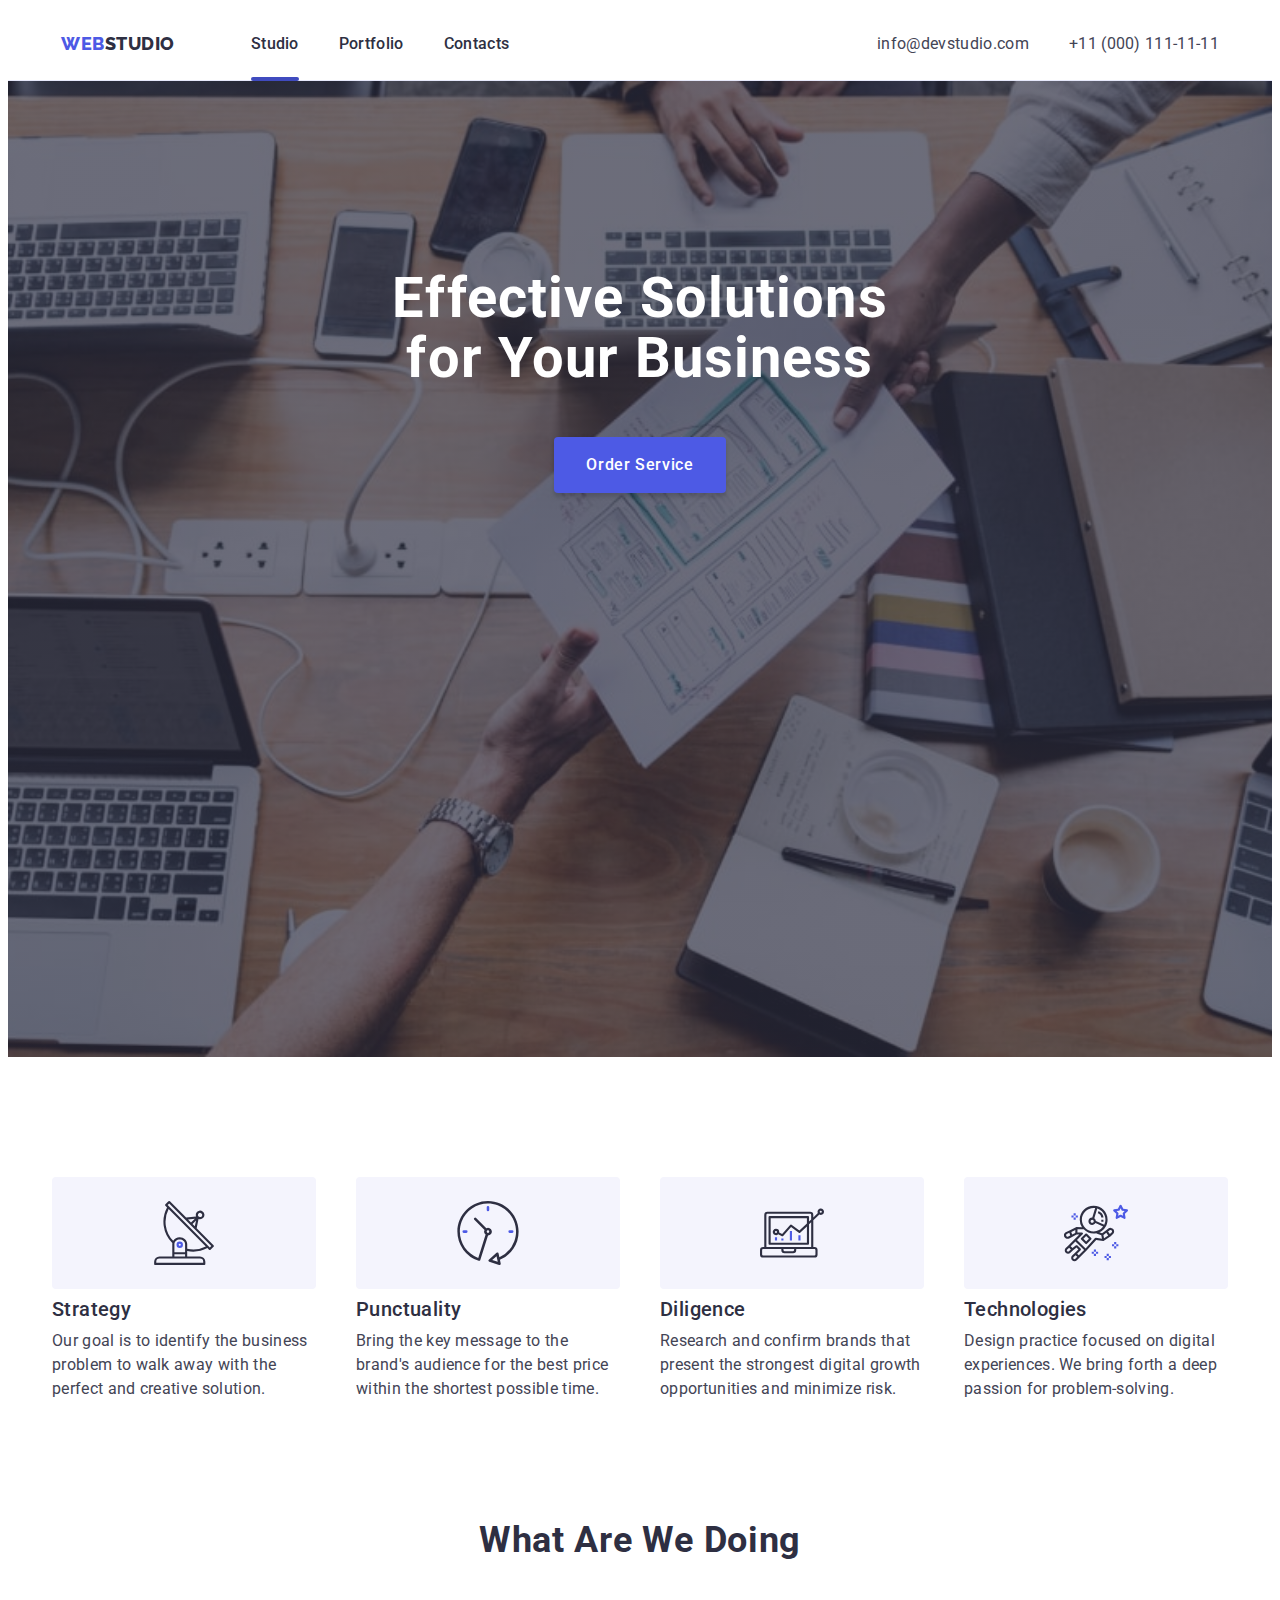
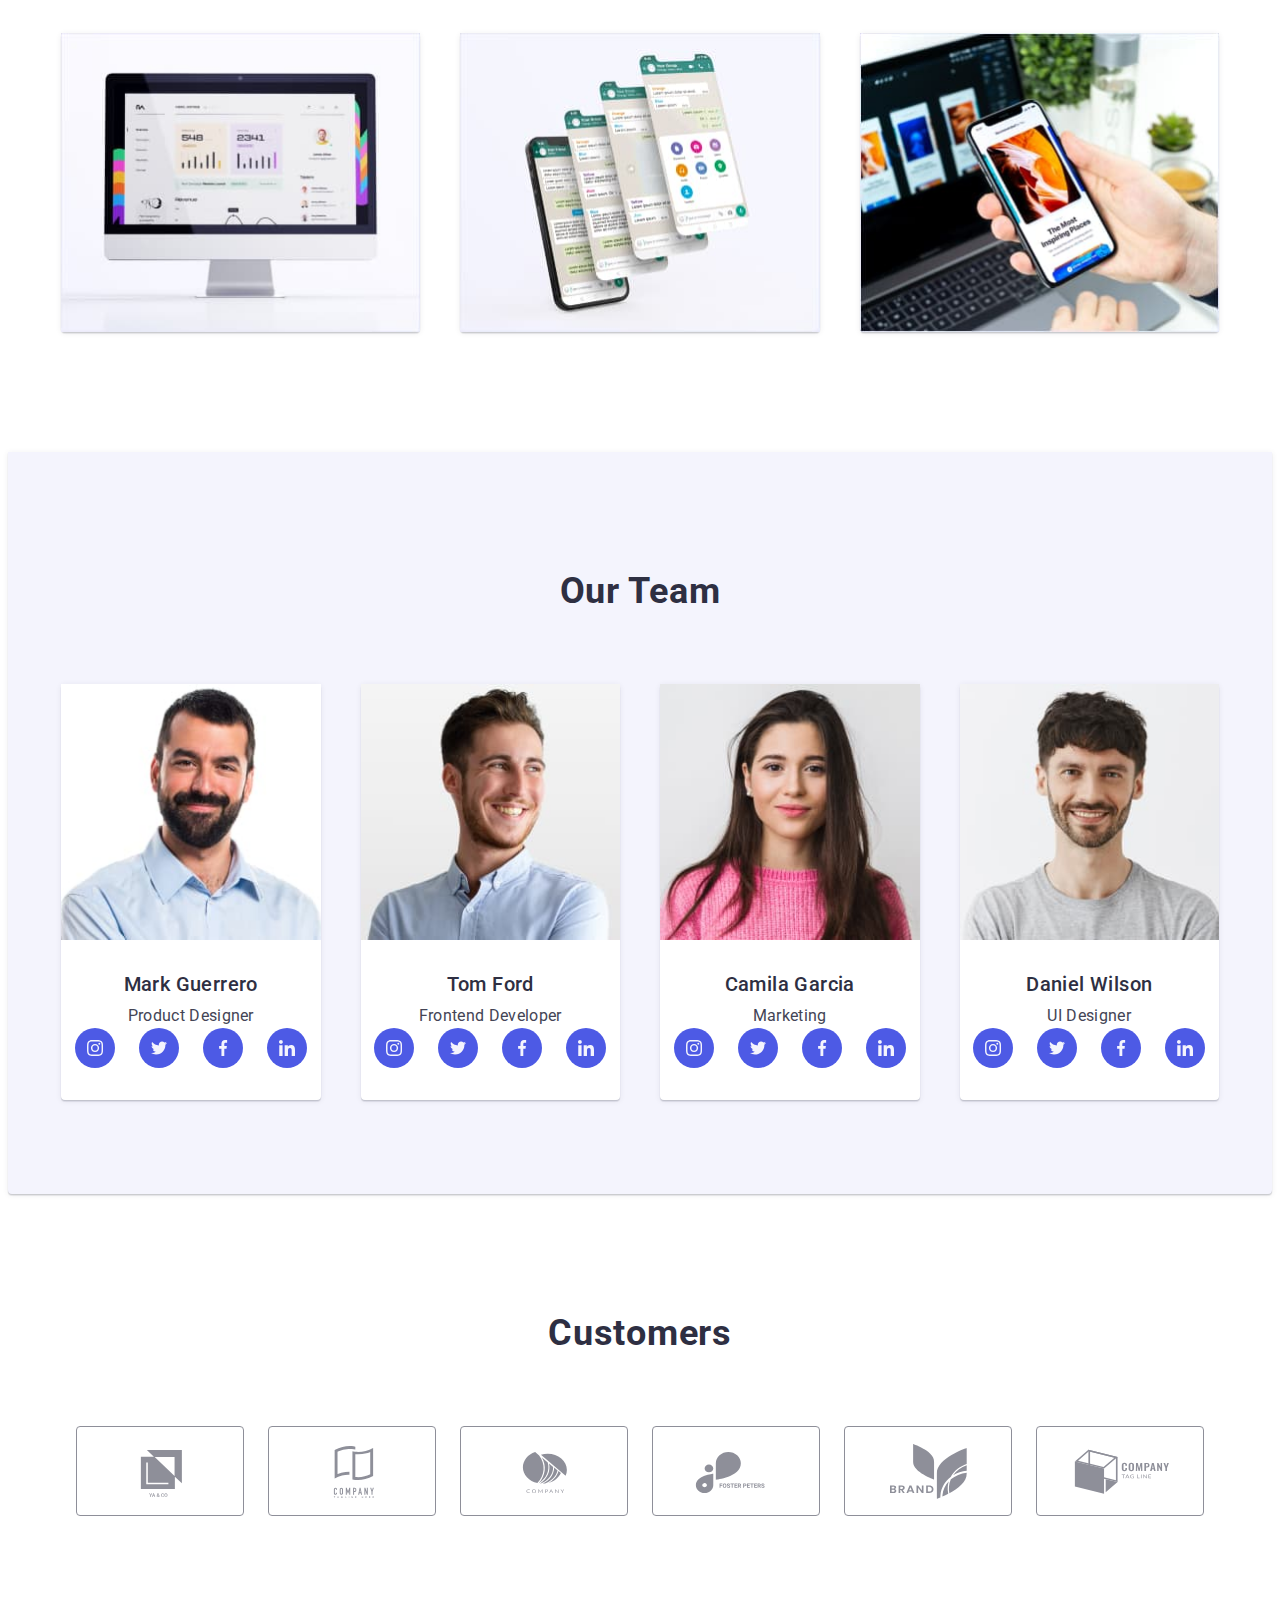
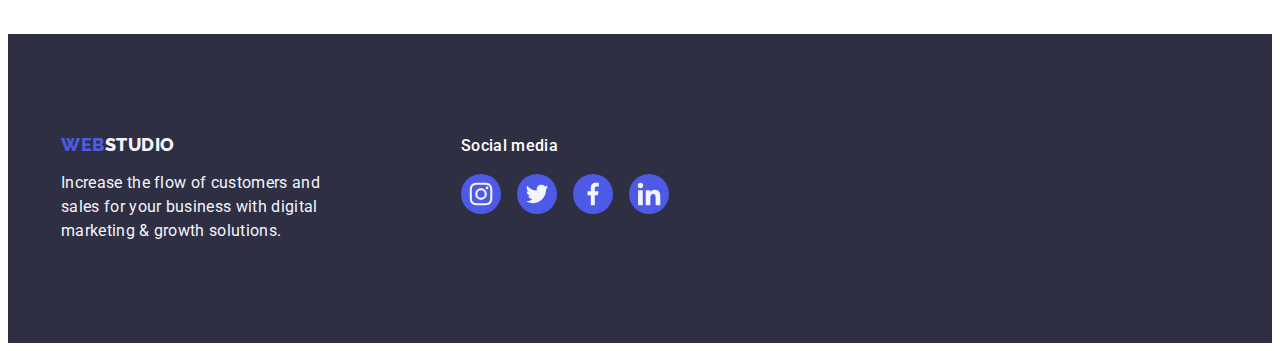
<file: index.html>
<!DOCTYPE html>
<html lang="en">
<head>
    <meta charset="UTF-8"/>
    <meta http-equiv="X-UA-Compatible" content="IE=edge"/>
    <meta name="viewport" content="width=, initial-scale=1.0"/>
    <title>WebStudio</title>
    <link rel="preconnect" href="https://fonts.googleapis.com"/>
    <link rel="preconnect" href="https://fonts.gstatic.com" crossorigin/>
    <link href="https://fonts.googleapis.com/css2?family=Raleway:wght@800&family=Roboto:wght@400;500;700&display=swap" rel="stylesheet"
    />
    <link 
    rel="stylesheet" 
    href="https://cdnjs.cloudflare.com/ajax/libs/modern-normalize/1.1.0/modern-normalize.min.css" 
    integrity="sha512-wpPYUAdjBVSE4KJnH1VR1HeZfpl1ub8YT/NKx4PuQ5NmX2tKuGu6U/JRp5y+Y8XG2tV+wKQpNHVUX03MfMFn9Q==" 
    crossorigin="anonymous" 
    referrerpolicy="no-referrer" />

    <link rel="stylesheet" href="./css/styles.css"/>
</head>
<body>
    <header class="header">
        <div class="container header-container">
            <nav class="header-navigation">
                <a href="./portfolio.html" class="header-logo link">Web<span class="studio-color">Studio</span></a>
                    <ul class="header-list list">
                    <li class="header-item">
                        <a class="header-link link current" href="./index.html">Studio</a>
                    </li>
                    <li class="header-item">
                        <a class="header-link link" href="./portfolio.html">Portfolio</a>
                    </li>
                    <li class="header-item">
                        <a class="header-link link" href="">Contacts</a>
                    </li>
                </ul> 
            </nav>
            <address class="header-address">
                <ul class="header-address-list list">
                    <li class="header-address-item link">
                        <a class="header-address-link link" href="mailto:info@devstudio.com">info@devstudio.com</a>
                    </li>
                    <li class="header-address-item link">
                        <a class="header-address-link link" href="tel:+110001111111">+11 (000) 111-11-11</a>
                    </li>
                </ul>
            </address>
        </div>
    </header>
<main>
    <!-- Effective -->
            <section class="main-hero">
                <div class="container first-section">
                    <h1 class="main-title">Effective Solutions for Your Business</h1>
                    <button type="button" class="modal-btn" data-modal-open>Order Service</button>
                </div>
                </section>
            <!--Second section-->
    <section class="hero">
        <div class="container">
            <h2 class="visually-hidden"></h2>
            <div class="hero-section">
                <ul class="list">
                        <li class="hero-link link">
                            <div class="hero-img">
                                <svg class="hero-img-icon" width="64" height="64">
                                <use href="./images/icons2.svg#icon-antenna-1"></use>
                                </svg>
                            </div>
            <h3 class="hero-title">Strategy</h3>
            <p class="hero-text">Our goal is to identify the business problem to walk away with the perfect and creative solution. </p>
                        </li>
                        <li class="hero-link link">
                            <div class="hero-img">
                                <svg class="hero-img-icon" width="64" height="64">
                                <use href="./images/icons2.svg#icon-clock-1-1"></use>
                                </svg>
                            </div>
            <h3 class="hero-title">Punctuality</h3>
            <p class="hero-text">Bring the key message to the brand's audience for the best price within the shortest possible time.</p>
                        </li>
                        <li class="hero-link link">
                            <div class="hero-img">
                                <svg class="hero-img-icon" width="64" height="64">
                                <use href="./images/icons2.svg#icon-diagram-1"></use>
                                </svg>
                            </div>
            <h3 class="hero-title">Diligence</h3>
            <p class="hero-text">Research and confirm brands that present the strongest digital growth opportunities and minimize risk.</p>
                        </li>
                        <li class="hero-link link">
                            <div class="hero-img">
                                <svg class="hero-img-icon" width="64" height="64">
                                <use href="./images/icons2.svg#icon-astronaut-1"></use>
                                </svg>
                            </div>
            <h3 class="hero-title">Technologies</h3>
            <p class="hero-text">Design practice focused on digital experiences. We bring forth a deep passion for problem-solving.</p>
                        </li>
                    </ul>
                </div>
                
            </div>
        </section>
    <!-- What are we doing -->
    <section class="section-second">
        <div class="container">
        <h2 class="section-second-title">What are we doing</h2>
        <ul class="section-first-list list ">
            <li class="section-link">
                <img src="./images/img1_section3.jpg" alt="monitor" width="360" height="300">
            </li>
            <li class="section-link">
                <img src="./images/img2_section3.jpg" alt="four phones" width="360" height="300">
            </li>
            <li class="section-link">
                <img src="./images/img3_section3.jpg" alt="phone" width="360" height="300"> 
            </li>
        </ul>
        </div>
            </section>
    <!-- Our Team -->
    <section class="section-three">
        <div class="container">
            <h2 class="section-title">Our Team</h2>
            <ul class="section-list list">
                <li class="section-link">
                    <img src="./images/img1_section4.jpg" alt="man is designer" width="264" height="286">
                     <div class="section-menu"> 
                        <h3 class="section-three-title">Mark Guerrero</h3>
                        <p class="section-three-text">Product Designer</p>
                        <ul class="section-soc-list list">
                            <li class="section-soc-link">
                                <a class="section-image-link link" href>
                                    <svg class="section-soc-icon" widht="16" height="16">
                                        <use href="./images/icons.svg#icon-instagram-2"></use>
                                    </svg>
                                </a>
                            </li>
                            <li class="section-soc-link">
                                <a class="section-image-link link" href>
                                    <svg class="section-soc-icon" widht="16" height="16">
                                        <use href="./images/icons.svg#icon-twitter-1"></use>
                                    </svg>
                                </a>
                            </li>
                            <li class="section-soc-link">
                                <a class="section-image-link link" href>
                                    <svg class="section-soc-icon" widht="16" height="16">
                                        <use href="./images/icons.svg#icon-facebook-1"></use>
                                    </svg>
                                </a>
                            </li>
                            <li class="section-soc-link">
                                <a class="section-image-link link" href>
                                    <svg class="section-soc-icon" widht="16" height="16">
                                        <use href="./images/icons.svg#icon-linkedin-1"></use>
                                    </svg>
                                </a>
                            </li>
                        </ul>
                    </div>
                </li>
                <li class="section-link">
                    <img src="./images/img2_section4.jpg" alt="man is developer" width="264" height="286">
                    <div class="section-menu">
                        <h3 class="section-three-title">Tom Ford</h3>
                        <p class="section-three-text">Frontend Developer</p>
                        <ul class="section-soc-list list">
                            <li class="section-soc-link">
                                <a class="section-image-link link" href>
                                    <svg class="section-soc-icon" widht="16" height="16">
                                        <use href="./images/icons.svg#icon-instagram-2"></use>
                                    </svg>
                                </a>
                            </li>
                            <li class="section-soc-link">
                                <a class="section-image-link link" href>
                                    <svg class="section-soc-icon" widht="16" height="16">
                                        <use href="./images/icons.svg#icon-twitter-1"></use>
                                    </svg>
                                </a>
                            </li>
                            <li class="section-soc-link">
                                <a class="section-image-link link" href>
                                    <svg class="section-soc-icon" widht="16" height="16">
                                        <use href="./images/icons.svg#icon-facebook-1"></use>
                                    </svg>
                                </a>
                            </li>
                            <li class="section-soc-link">
                                <a class="section-image-link link" href>
                                    <svg class="section-soc-icon" widht="16" height="16">
                                        <use href="./images/icons.svg#icon-linkedin-1"></use>
                                    </svg>
                                </a>
                            </li>
                        </ul>
                    </div>
                </li>
                <li class="section-link">
                    <img src="./images/img3_section4.jpg" alt="wome is marketing" width="264" height="286">
                    <div class="section-menu">
                        <h3 class="section-three-title">Camila Garcia</h3>
                        <p class="section-three-text">Marketing</p>
                        <ul class="section-soc-list list">
                            <li class="section-soc-link">
                                <a class="section-image-link link" href>
                                    <svg class="section-soc-icon" widht="16" height="16">
                                        <use href="./images/icons.svg#icon-instagram-2"></use>
                                    </svg>
                                </a>
                            </li>
                            <li class="section-soc-link">
                                <a class="section-image-link link" href>
                                    <svg class="section-soc-icon" widht="16" height="16">
                                        <use href="./images/icons.svg#icon-twitter-1"></use>
                                    </svg>
                                </a>
                            </li>
                            <li class="section-soc-link">
                                <a class="section-image-link link" href>
                                    <svg class="section-soc-icon" widht="16" height="16">
                                        <use href="./images/icons.svg#icon-facebook-1"></use>
                                    </svg>
                                </a>
                            </li>
                            <li class="section-soc-link">
                                <a class="section-image-link link" href>
                                    <svg class="section-soc-icon" widht="16" height="16">
                                        <use href="./images/icons.svg#icon-linkedin-1"></use>
                                    </svg>
                                </a>
                            </li>
                        </ul>
                    </div>
                </li>
                <li class="section-link">
                <img src="./images/img4_section4.jpg" alt="man is ui designer" width="264" height="286">
                <div class="section-menu">    
                    <h3 class="section-three-title">Daniel Wilson</h3>
                    <p class="section-three-text">UI Designer</p>
                    <ul class="section-soc-list list">
                        <li class="section-soc-link">
                            <a class="section-image-link link" href>
                                <svg class="section-soc-icon" widht="16" height="16">
                                    <use href="./images/icons.svg#icon-instagram-2"></use>
                                </svg>
                            </a>
                        </li>
                        <li class="section-soc-link">
                            <a class="section-image-link link" href>
                                <svg class="section-soc-icon" widht="16" height="16">
                                    <use href="./images/icons.svg#icon-twitter-1"></use>
                                </svg>
                            </a>
                        </li>
                        <li class="section-soc-link">
                            <a class="section-image-link link" href>
                                <svg class="section-soc-icon" widht="16" height="16">
                                    <use href="./images/icons.svg#icon-facebook-1"></use>
                                </svg>
                            </a>
                        </li>
                        <li class="section-soc-link">
                            <a class="section-image-link link" href>
                                <svg class="section-soc-icon" widht="16" height="16">
                                    <use href="./images/icons.svg#icon-linkedin-1"></use>
                                </svg>
                            </a>
                        </li>
                    </ul>
                </div>
                </li>
            </ul>
        </div>
            </section>
 <!---Company-->

 <section class="company">
    <div class="company-container container">
        <h2 class="company-title">Customers</h2>
            <ul class="company-list list">
                <li class="company-item">
                    <a class="company-link link" href>                           
                    <svg class="company-icon" width="105" height="56">
                        <use href="./images/icons1.svg#icon-Logo-3"></use>
                        </svg>
                    </a>
                </li>
                <li class="company-item">
                    <a class="company-link link" href>                           
                    <svg class="company-icon" width="105" height="56">
                        <use href="./images/icons1.svg#icon-Logo-4"></use>
                        </svg>
                    </a>
                </li>
                <li class="company-item">
                    <a class="company-link link" href>                           
                    <svg class="company-icon" width="105" height="56">
                        <use href="./images/icons1.svg#icon-Logo-51"></use>
                        </svg>
                    </a>
                </li>
                <li class="company-item">
                    <a class="company-link link" href>                           
                    <svg class="company-icon" width="105" height="56">
                        <use href="./images/icons1.svg#icon-Logo-6"></use>
                        </svg>
                    </a>
                </li>
                <li class="company-item">
                    <a class="company-link link" href>                           
                    <svg class="company-icon" width="105" height="56">
                        <use href="./images/icons1.svg#icon-group"></use>
                        </svg>
                    </a>
                </li>
                <li class="company-item">
                    <a class="company-link link" href>                           
                    <svg class="company-icon" width="105" height="56">
                        <use href="./images/icons1.svg#icon-Logo-8"></use>
                        </svg>
                    </a>
                </li>
            </ul>
    </div>
</section>
</main>  
<!-- Footer -->
<footer class="footer-main">
    <div class="footer-container container"> 
        <div class="left-container">
            <a href="#" class="footer-main-link link">Web<span class="footer-studio-color link">Studio</span></a>
            <p class="footer-main-text">Increase the flow of customers and sales for your business with digital marketing & growth solutions.</p>
        </div>
        <div class="container-social">
            <p class="footer-social">Social media</p>
            <ul class="footer-social-list list">
                <li class="footer-social-item">
                    <a class="footer-social-link link" href>
                    <svg class="footer-social-icon" widht="24" height="24">
                        <use href="./images/icons.svg#icon-instagram-2"></use>
                    </svg>
                    </a>
                </li>
                <li class="footer-social-item">
                    <a class="footer-social-link link" href>
                    <svg class="footer-social-icon" widht="24" height="24">
                        <use href="./images/icons.svg#icon-twitter-1"></use>
                    </svg>
                    </a>
                </li>
                <li class="footer-social-item">
                    <a class="footer-social-link link" href>
                    <svg class="footer-social-icon" widht="24" height="24">
                        <use href="./images/icons.svg#icon-facebook-1"></use>
                    </svg>
                    </a>
                </li>
                <li class="footer-social-item">
                    <a class="footer-social-link link" href>
                    <svg class="footer-social-icon" widht="24" height="24">
                        <use href="./images/icons.svg#icon-linkedin-1"></use>
                    </svg>
                    </a>
                </li>
            </ul>
        </div>
    </div>
    </footer>
    <div class="backdrop is-hidden" data-modal>
        <div class="modal">
            <button type="button" class="modal-close-btn" data-modal-close>
                <svg class="modal-close-btn-icon button-icon" widht="8" height="8">
                    <use href="./images/iconss.svg#icon-overlay"></use>
                </svg>
           </button>
        </div>
    </div>
    <script src="./js/modal.js"></script>
</body>
</html>
</file>
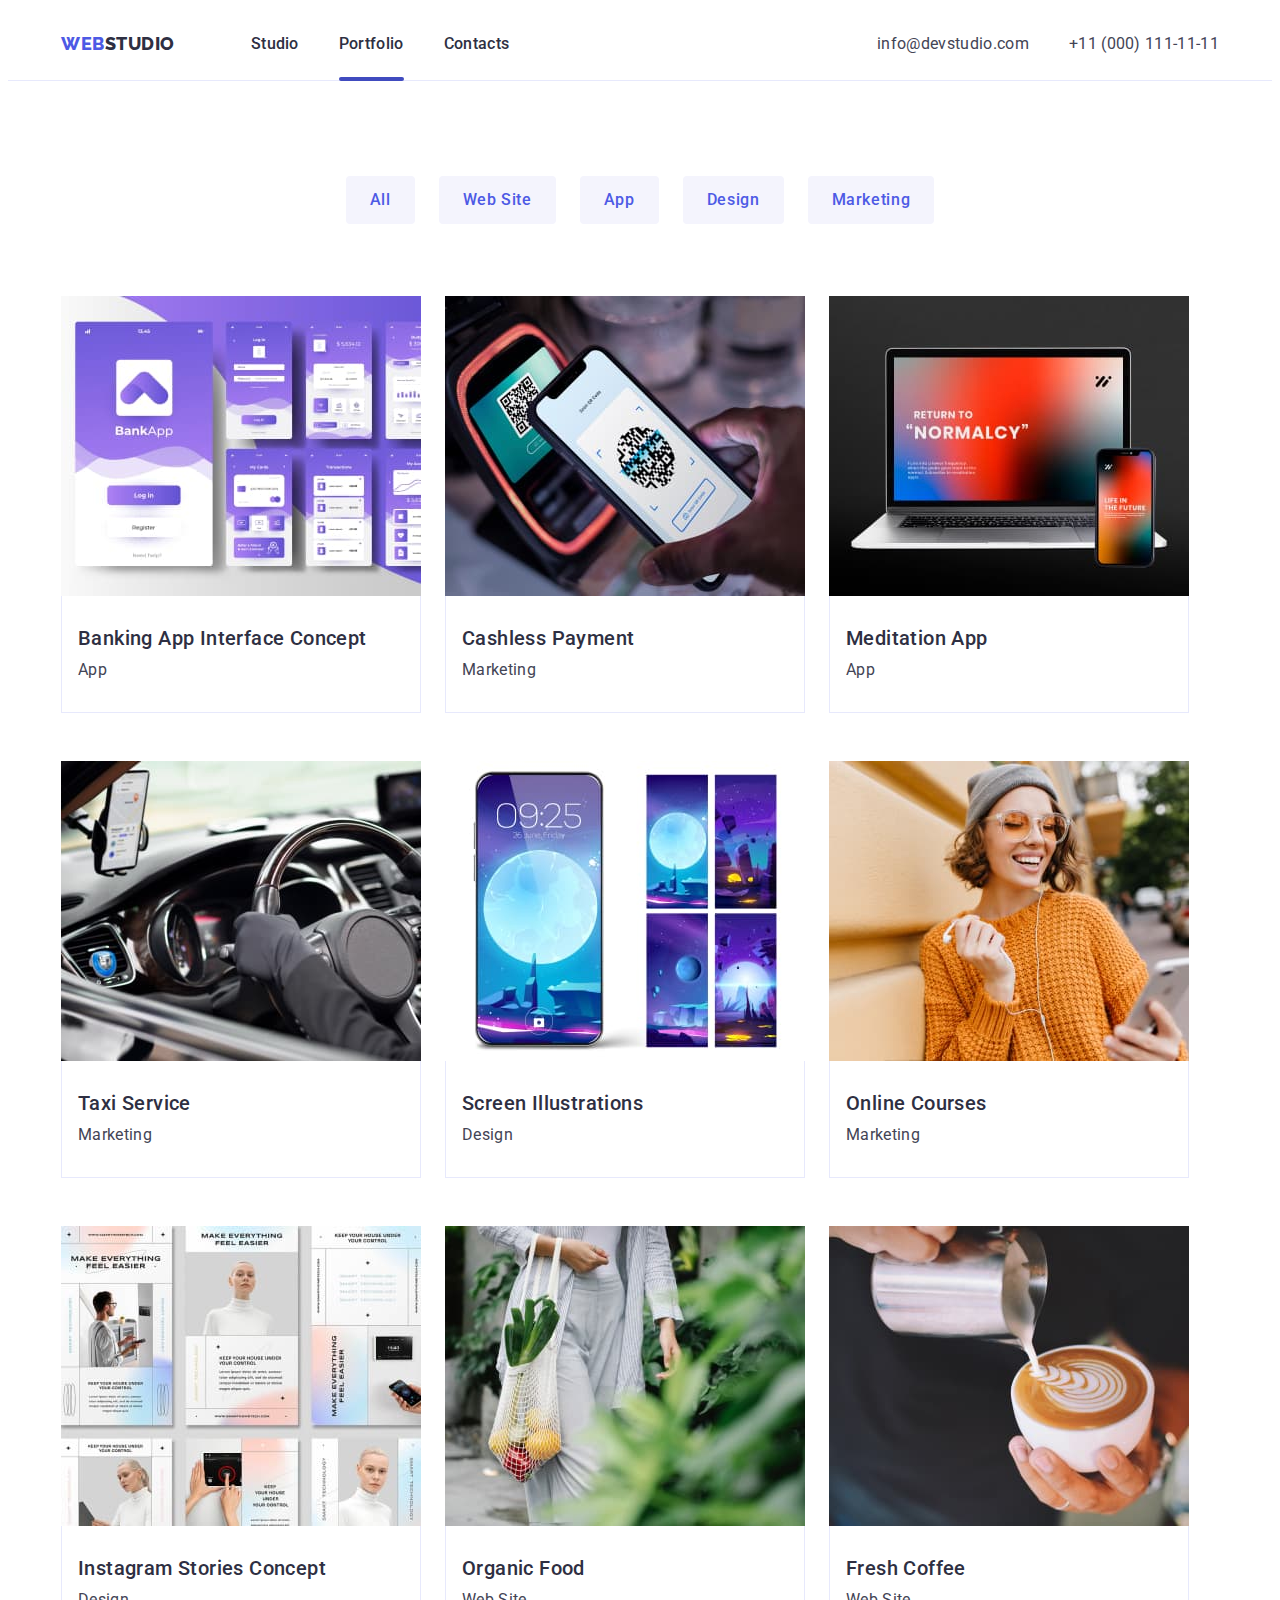
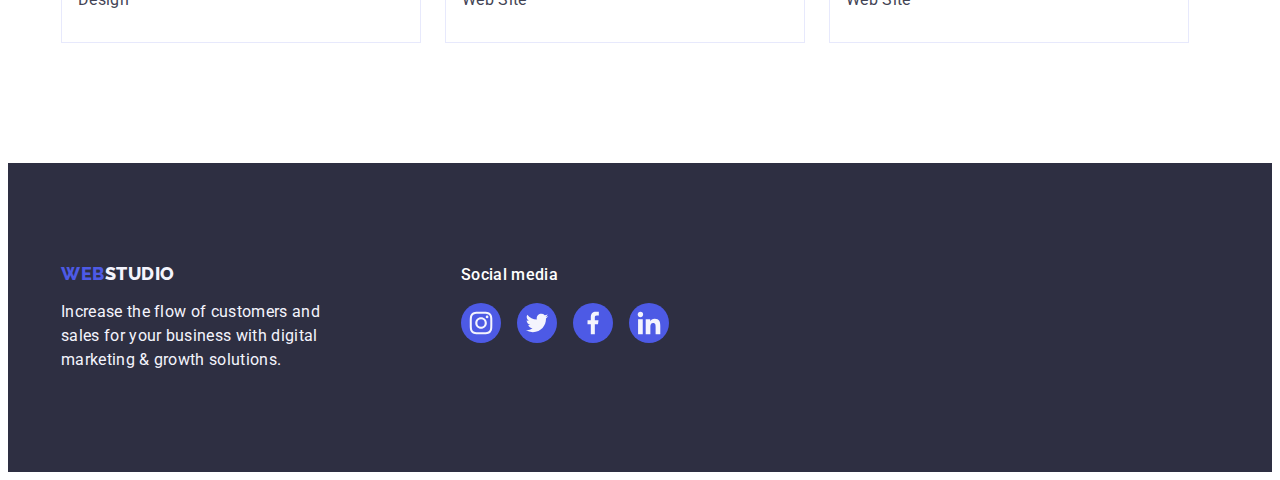
<file: portfolio.html>
<!DOCTYPE html>
<html lang="en">
<head>
    <meta charset="UTF-8">
    <meta http-equiv="X-UA-Compatible" content="IE=edge">
    <meta name="viewport" content="width=device-width, initial-scale=1.0">
    <title>WebStudio</title>
    <link rel="preconnect" href="https://fonts.googleapis.com"/>
    <link rel="preconnect" href="https://fonts.gstatic.com" crossorigin/>
    <link href="https://fonts.googleapis.com/css2?family=Raleway:wght@800&family=Roboto:wght@400;500;700&display=swap" rel="stylesheet"
    />
    <link 
    rel="stylesheet" 
    href="https://cdnjs.cloudflare.com/ajax/libs/modern-normalize/1.1.0/modern-normalize.min.css"
    integrity="sha512-wpPYUAdjBVSE4KJnH1VR1HeZfpl1ub8YT/NKx4PuQ5NmX2tKuGu6U/JRp5y+Y8XG2tV+wKQpNHVUX03MfMFn9Q=="
    crossorigin="anonymous" 
    referrerpolicy="no-referrer" />

    <link rel="stylesheet" href="./css/styles.css"/>
</head>
<body>
    <header class="header">
        <div class="container header-container">
            <nav class="header-navigation">
                    <a href="index.html" class="header-logo link">Web<span class="studio-color">Studio</span></a>
                    <ul class="header-list list">
                    <li class="header-item">
                        <a class="header-link link" href="./index.html">Studio</a>
                    </li>
                    <li class="menu-item">
                        <a class="header-link link current" href="./portfolio.html">Portfolio</a>
                    </li>
                    <li class="menu-item">
                        <a class="header-link link" href="">Contacts</a>
                    </li>
                </ul> 
            </nav>
                <address class="header-address">
                <ul class="header-address-list list">
                    <li class="header-address-item link">
                        <a class="header-address-link link" href="mailto:info@devstudio.com">info@devstudio.com</a>
                    </li>
                    <li class="header-address-item link">
                        <a class="header-address-link link" href="tel:+110001111111">+11 (000) 111-11-11</a>
                    </li>
                </ul>
            </address>
        </div>
            </header>
    <main>

        <!--Button and Pictures-->
        <section class="main-portfolio">
            <div class="container container-filter">
                <h1 class="visually-hidden">Gallery</h1>
                <ul class="filter-list list">
                <li class="filter-item">
                <button type="button" class="filter-btn">All</button>
                </li>
                <li class="filter-item">
                <button type="button" class="filter-btn">Web Site</button>
                </li>
                <li class="filter-item">
                <button type="button" class="filter-btn">App</button>
                </li>
                <li class="filter-item">
                <button type="button" class="filter-btn">Design</button>
                </li>
                <li class="filter-item">
                <button type="button" class="filter-btn">Marketing</button>
                </li>                                   
            </ul>
            </div>

            <div class="container">
                <ul class="category-list">
                    <li class="category-item item">
                        <a href="#" class="category-link link">
                            <div class="category-top-wrap">
                            <img src="./images/portfolio_img1.jpg" alt="Banking interface" width="360" height="300">
                            <p class="portfolio-top-text">14 Stylish and User-Friendly App Design Concepts · Task Manager App · Calorie Tracker App · Exotic Fruit Ecommerce App · Cloud Storage App</p>
                        </div>
                            <div class="category-menu">
                                <h2 class="category-title">Banking App Interface Concept</h2> 
                                <p class="category-text">App</p> 
                            </div>    
                        </a>
                    </li>
                    <li class="category-item item">
                        <a href="#" class="category-link link">
                            <div class="category-top-wrap">
                            <img src="./images/portfolio_img2.jpg" alt="PayPass" width="360" height="300">
                            <p class="portfolio-top-text">14 Stylish and User-Friendly App Design Concepts · Task Manager App · Calorie Tracker App · Exotic Fruit Ecommerce App · Cloud Storage App</p>
                            </div>
                            <div class="category-menu">
                                <h2 class="category-title">Cashless Payment</h2>
                                <p class="category-text">Marketing</p>
                            </div>
                        </a>
                    </li>
                    <li class="category-item item">
                        <a href="#" class="category-link link">
                            <div class="category-top-wrap">
                            <img src="./images/portfolio_img3.jpg" alt="Laptop and phone" width="360" height="300">
                            <p class="portfolio-top-text">14 Stylish and User-Friendly App Design Concepts · Task Manager App · Calorie Tracker App · Exotic Fruit Ecommerce App · Cloud Storage App</p>
                            </div>
                            <div class="category-menu">
                                <h2 class="category-title">Meditation App</h2>
                                <p class="category-text">App</p>
                            </div>
                        </a>
                    </li>
                    <li class="category-item item">
                        <a href="#" class="category-link link">
                            <div class="category-top-wrap">
                            <img src="./images/portfolio_img4.jpg" alt="Work in the taxi" width="360" height="300">
                            <p class="portfolio-top-text">14 Stylish and User-Friendly App Design Concepts · Task Manager App · Calorie Tracker App · Exotic Fruit Ecommerce App · Cloud Storage App</p>
                            </div>
                            <div class="category-menu">
                                <h2 class="category-title">Taxi Service</h2>
                                <p class="category-text">Marketing</p>
                            </div>
                        </a>
                    </li>
                    <li class="category-item item">
                        <a href="#" class="category-link link">
                            <div class="category-top-wrap">
                            <img src="./images/portfolio_img5.jpg" alt="Many screens" width="360" height="300">
                            <p class="portfolio-top-text">14 Stylish and User-Friendly App Design Concepts · Task Manager App · Calorie Tracker App · Exotic Fruit Ecommerce App · Cloud Storage App</p>
                            </div>
                            <div class="category-menu">
                                <h2 class="category-title">Screen Illustrations</h2>
                                <p class="category-text">Design</p>
                            </div>                           
                        </a>
                    </li>
                    <li class="category-item item">
                        <a href="#" class="category-link link">
                            <div class="category-top-wrap">
                            <img src="./images/portfolio_img6.jpg" alt="Learning online" width="360" height="300">
                            <p class="portfolio-top-text">14 Stylish and User-Friendly App Design Concepts · Task Manager App · Calorie Tracker App · Exotic Fruit Ecommerce App · Cloud Storage App</p>
                            </div>
                            <div class="category-menu">
                                <h2 class="category-title">Online Courses</h2>
                                <p class="category-text">Marketing</p>
                            </div>
                        </a>
                    </li>
                    <li class="category-item item">
                        <a href="#" class="category-link link">
                            <div class="category-top-wrap">
                            <img src="./images/portfolio_img7.jpg" alt="Instagram stories" width="360" height="300">
                            <p class="portfolio-top-text">14 Stylish and User-Friendly App Design Concepts · Task Manager App · Calorie Tracker App · Exotic Fruit Ecommerce App · Cloud Storage App</p>
                            </div>
                            <div class="category-menu">
                                <h2 class="category-title">Instagram Stories Concept</h2>
                                <p class="category-text">Design</p>
                            </div>
                        </a>
                    </li>
                    <li class="category-item item">
                        <a href="#" class="category-link link">
                            <div class="category-top-wrap">
                              <img src="./images/portfolio_img8.jpg" alt="Fruits and vegetables" width="360" height="300">
                            <p class="portfolio-top-text">14 Stylish and User-Friendly App Design Concepts · Task Manager App · Calorie Tracker App · Exotic Fruit Ecommerce App · Cloud Storage App</p>
                            </div>
                            <div class="category-menu">
                                <h2 class="category-title">Organic Food</h2>
                                <p class="category-text">Web Site</p>
                            </div>  
                        </a>
                    </li>
                    <li class="category-item item">
                        <a href="#" class="category-link link">
                            <div class="category-top-wrap">
                            <img src="./images/portfolio_img9.jpg" alt="Make coffee" width="360" height="300">
                            <p class="portfolio-top-text">14 Stylish and User-Friendly App Design Concepts · Task Manager App · Calorie Tracker App · Exotic Fruit Ecommerce App · Cloud Storage App</p>
                            </div>
                            <div class="category-menu">
                                <h2 class="category-title">Fresh Coffee</h2>
                                <p class="category-text">Web Site</p>
                            </div>
                        </a>
                    </li>
                </ul>
            </div>            
    </section>
    </main>
    <!-- Footer -->
    <footer class="footer-main ">
                   <div class="footer-container container"> 
                <div class="left-container">
                    <a href="#" class="footer-main-link link">Web<span class="footer-studio-color link">Studio</span></a>
                    <p class="footer-main-text">Increase the flow of customers and sales for your business with digital marketing & growth solutions.</p>
                </div>
                <div class="container-social">
                    <p class="footer-social">Social media</p>
                    <ul class="footer-social-list list">
                        <li class="footer-social-item">
                            <a class="footer-social-link link" href>
                            <svg class="footer-social-icon" widht="24" height="24">
                                <use href="./images/icons.svg#icon-instagram-2"></use>
                            </svg>
                            </a>
                        </li>
                        <li class="footer-social-item">
                            <a class="footer-social-link link" href>
                            <svg class="footer-social-icon" widht="24" height="24">
                                <use href="./images/icons.svg#icon-twitter-1"></use>
                            </svg>
                            </a>
                        </li>
                        <li class="footer-social-item">
                            <a class="footer-social-link link" href>
                            <svg class="footer-social-icon" widht="24" height="24">
                                <use href="./images/icons.svg#icon-facebook-1"></use>
                            </svg>
                            </a>
                        </li>
                        <li class="footer-social-item">
                            <a class="footer-social-link link" href>
                            <svg class="footer-social-icon" widht="24" height="24">
                                <use href="./images/icons.svg#icon-linkedin-1"></use>
                            </svg>
                            </a>
                        </li>
                    </ul>
                </div>
            </div>
    </footer>
</body>
</html>
</file>
<file: css/styles.css>
:root {
    --main-title-color: #FFFFFF;
    --third-tittle-color: #4D5AE5;
    --color-span: #2E2F42;
    --color-adress: #434455;
    --footer-color: #E7E9FC;
    --products-color: #404BBF;
    --backgraund-fon: #F4F4FD;
    --company-bg: 2196F3;
    --bg-gradient: linear-gradient(
    rgba(46, 47, 66, 0.7),
    rgba(46, 47, 66, 0.7));
    --company-color: #8E8F99;
    --focus-icon-color: #31D0AA; 
    }
    
    p,h1,h2,h3,h4,h5,h6 {
        margin: 0;
    } 
    
    button {
    display: block;        
    cursor: pointer;
    border: none;
    border-radius: 4px;
    }
    
    address {
    font-style: normal;
    }
    
    
    body {
    font-family: 'Roboto', sans-serif;
    background: var(--main-title-color);
    color: #434455;
    }
    
    img {
    display: block;
    max-width: 100%;
    height: auto;
    } 
    
    .font {
    font-style: normal;
    }
    
    ul,
    ol {
    margin: 0;
    padding-left: 0;
    }
    a {text-decoration: none;
    }
    
    .list {
    list-style: none;
    display: flex;
    gap: 40px;
    justify-content: center;
    }
    
    .link {
    text-decoration: none;
    }
    
    .link:hover, link:focus {
    color:var(--products-color);
    }
    
    .container {
    width: 1158px;
    padding-left: 15px;
    padding-right: 15px; 
    margin: 0 auto;
    }
    
    
    .title {
    font-weight: 500;
    font-size: 20px;
    line-height: 1.2;
    letter-spacing: 0.02em;
    }
    
    
    
    /*....... Header.......*/
    .header {
     border-bottom: 1px solid #E7E9FC;
    }
    
    .header-container {
    display: flex;
    align-items: center;
    }
    
    .header-navigation {
    display: flex;
    align-items: center;
    margin-right: auto;
    }
    
    .header-logo {
    font-family: 'Raleway', sans-serif;
    font-weight: 800;
    font-size: 18px;
    line-height: 1.17;
    letter-spacing: 0.03em;
    text-transform: uppercase;
    color:var(--third-tittle-color);
    
    margin-right: 76px;
    padding-top: 24px;
    padding-bottom: 24px;
    }
    
    .studio-color {
    color: var(--color-span);
    }
    
    
    .header-link {
    font-weight: 500;
    font-size: 16px;
    line-height: 1.5;
    letter-spacing: 0.02em;
    color: var(--color-span);
    transition: color 250ms cubic-bezier(0.4, 0, 0.2, 1);  
}
    
    .header-list {
    display: flex;
    gap: 40px;
    padding-top: 24px;
    padding-bottom: 24px;}
    
    
    .header-link:hover,
    .header-link:focus {
    color:var(--products-color);
    
}
    
    
    .header-address-link {
    font-size: 16px;
    line-height: 1.5;
    letter-spacing: 0.02em;
    color:var(--color-adress);
    
    gap: 40px;
    padding-top: 24px;
    padding-bottom: 24px;
    transition: color 250ms cubic-bezier(0.4, 0, 0.2, 1);
    
    }
    
    .header-address-link:hover,
    .header-address-link:focus {
    color:var(--products-color);
    }
    .current {
        position: relative;
    }
    
    .current::after {
        content: '';
        position: absolute;
        left: 0px;
        bottom: -28px;
        width: 100%;
        height: 4px;
        border-radius: 2px;
        background-color: var(--products-color);
    }
    
    
    /**......Effective....*/
    
    .main-hero {
    background-color: var(--color-span);
    background-image: var(--bg-gradient), url(../images/header-bg.jpg);
    background-repeat: no-repeat;
    background-position: center;
    background-size: cover;
    padding-top: 188px;
    padding-bottom: 188px;
    max-width: 1440px;
    height: 600px;
    margin-right: auto;
    margin-left: auto;
    }
    
    .main-title {
    font-size: 56px;
    line-height: 1.07;
    letter-spacing: 0.02em;
    text-align: center;
    color:var(--main-title-color);
    
    margin: 0 auto;
    max-width: 496px;
    }
    
    
    .modal-btn {
    background-color: var(--third-tittle-color);
    display:block;
    margin: 0 auto;
    display: flex;
    margin-top: 48px;
    
    border-color:var(--third-tittle-color);
    min-width: 169px;
    height: 56px;
    box-shadow: 0px 4px 4px rgba(0, 0, 0, 0.15);
    border-radius: 4px;
    }
    
    .modal-btn {
    font-family: 'Roboto', sans-serif;
    font-weight: 500;
    font-size: 16px;
    line-height: 1.5;
    letter-spacing: 0.04em;
    color: var(--main-title-color);
    
    display: flex;
    align-items: center;
    padding: 16px 32px 16px;
    transition-property: color, background-color, border-color, box-shadow;
    transition-duration: 250ms;
    transition-timing-function: cubic-bezier(0.4, 0, 0.2, 1);
}

    }
    
    .modal-btn:hover,
    .modal-btn:focus {
    color:var(--main-title-color)
    }
    
    .modal-btn:hover,
    .modal-btn:focus {
    background-color: var(--products-color);
    }
    
    
    /*----Second section----*/
    .hero {
    padding-top: 120px;
    padding-bottom: 120px;
    
    }
    .hero-img {
        background-color: var(--backgraund-fon);
        display: flex;
        align-items: center;
        justify-content: center;
        width: 264px;
        height: 112px;
        margin-bottom: 8px;
        border-radius: 4px;
        }
    
    
    
    .hero-title {
    font-weight: 500;
    font-size: 20px;
    line-height: 1.2;
    letter-spacing: 0.02em;
    color:var(--color-span);
    margin-bottom: 8px;
    }
   
    .hero-link {
        width: calc((100% - 72px) / 4);
        }
      
    
    .hero-text {
    font-size: 16px;
    line-height: 1.5;
    letter-spacing: 0.02em;
    color:var(--color-adress);
    }
    
    
    /*-----What are we doing---*/
    .section-second {
        padding-bottom: 120px;
        }
    
    .section-link {
        width: calc((100% - 48px)/ 3);
    }
    
    
    .section-second-title {
    font-size: 36px;
    line-height: 1.11;
    text-align: center;
    letter-spacing: 0.02em;
    text-transform: capitalize;
    color: var(--color-span);
    margin-bottom: 72px;
    }
    
    
    
    /**---Our Team--*/
    .section-three {
    background-color:var(--backgraund-fon);
    padding-top: 120px;
    padding-bottom: 94px;
    background:  #F4F4FD;
    box-shadow: 0px 1px 6px rgba(46, 47, 66, 0.08), 0px 1px 1px rgba(46, 47, 66, 0.16), 0px 2px 1px rgba(46, 47, 66, 0.08);
    border-radius: 0px 0px 4px 4px;
    }
    
    
    .section-title {
    font-size: 36px;
    line-height: 1.11;
    text-align: center;
    letter-spacing: 0.02em;
    text-transform: capitalize;
    color: var(--color-span);
    
    margin-bottom: 72px;
    }
    .visually-hidden {
        position: absolute;
        width: 1px;
        height: 1px;
        margin: -1px;
        border: 0;
        padding: 0;
        white-space: nowrap;
        clip-path: inset(100%);
        clip: rect(0 0 0 0);
        overflow: hidden;
    }
    
   .section-link {
    background-color:var(--main-title-color);
    box-shadow: 0px 1px 6px 
    rgba(46, 47, 66, 0.08), 0px 1px 1px 
    rgba(46, 47, 66, 0.16), 0px 2px 1px 
    rgba(46, 47, 66, 0.08);
border-radius: 4px;
    } 
    
    .section-menu {
        padding-top: 32px;
        padding-bottom: 32px;    
        
    }
    
    .section-three-title {
    font-weight: 500;
    font-size: 20px;
    line-height: 1.2;
    letter-spacing: 0.02em;
    color: var(--color-span);
    text-align: center;
    }
    
    
    .section-three-text {
    font-size: 16px;
    line-height: 1.5;
    letter-spacing: 0.02em;
    color: var(--color-adress);
    text-align: center;
    margin-top: 8px;
    
    }
    .section-soc-list {
        display: flex;
        justify-content: center;
        gap: 24px;
        }
        
        
        .section-soc-link {
        width: 40px;
        height: 40px;
        }
        .section-image-link:hover,
        .section-image-link:focus {
        background-color:var(--products-color);
        }
        
        .section-image-link {
        width: 100%;
        height: 100%;
        border-radius: 50%;
        background-color:var(--third-tittle-color);
        display: flex;
        align-items: center;
        justify-content: center;
        transition: background-color 250ms cubic-bezier(0.4, 0, 0.2, 1);
        }
        .section-soc-icon {
            fill:var(--main-title-color);
            transition: fill 250ms cubic-bezier(0.4, 0, 0.2, 1);
        }
   /*---Company--*/

.company {
    padding-top: 120px;
    padding-bottom: 120px;
    }
    
    .company-title {
    font-family: 'Roboto';
    font-size: 36px;
    line-height: 1.11;
    text-align: center;
    letter-spacing: 0.02em;
    text-transform: capitalize;
    color:var(--color-span);
    margin-bottom: 72px;
    }
    
    
    .company-list {
    justify-content: center;
    gap: 24px;
    }
    
    .company-item {
    width: 168px;
    height: 88px;
    display: flex;
    }
    
    .company-link {
    width: 100%;
    height: 100%;
    border: 1px solid currentColor;
    border-radius: 4px;
    display: flex;
    align-items: center;
    justify-content: center;
    color: var(--company-color);
    transition: color 250ms cubic-bezier(0.4, 0, 0.2, 1);
    }
    
    .company-link:hover,
    .company-link:focus {
    color: var(--third-tittle-color);
    }
    
    .company-icon {
    fill: currentColor;
    }
        /*-- Footer --*/
    .footer-main {
        background-color: var(--color-span);
        padding-top: 100px;
        padding-bottom: 100px;
        }
        
        .footer-container {
        display: flex;
        gap: 16px;
        }
        .container-social {
        margin-left: 120px;
        }
        
        .footer-main-link {
        font-family: 'Raleway', sans-serif;
        font-weight: 800;
        font-size: 18px;
        line-height: 1.17;
        letter-spacing: 0.03em;
        text-transform: uppercase;
        text-decoration: none;
        color:var(--third-tittle-color);
        display: flex;
        margin-bottom: 16px;
        transition: color 250ms cubic-bezier(0.4, 0, 0.2, 1);
        }
        
        .footer-studio-color {
        color:var(--backgraund-fon);
        }
        
        .footer-main-text {
        font-size: 16px;
        line-height: 1.5;
        letter-spacing: 0.02em;
        color: var(--backgraund-fon);
        max-width: 264px;
        }
        
        .footer-main-link:hover,
        .footer-main-link:focus {
        color:var(--products-color);
        }
        
        
        .footer-social {
        font-family: 'Roboto';
        font-weight: 500;
        font-size: 16px;
        line-height: 1.5;
        letter-spacing: 0.02em;
        color:var(--main-title-color);
        margin-bottom: 16px;
        }
        
        .footer-social-list {
        display: flex;
        list-style: none;
        gap:16px
        }
        
        .footer-social-item {
        width: 40px;
        height: 40px;
        }
        
        
        .footer-social-link {
        width: 100%;
        height: 100%;
        border-radius: 50%;
        background-color:var(--third-tittle-color);
        display: flex;
        align-items: center;
        justify-content: center;
        transition: background-color 250ms cubic-bezier(0.4, 0, 0.2, 1);
        }
        
        .footer-social-link:hover,
        .footer-social-link:focus {
        background-color:var(--focus-icon-color);
        }
        
        .footer-social-icon {
        fill:var(--backgraund-fon);
        width: 24px;
        height: 24px;
        background-position: center center;
        }
        
    
    
    
    
    /*--Portfolio--*/
    .main-portfolio {
        padding-top: 95px;
        padding-bottom: 120px;
    
    }
    
    
    .filter-list {
    justify-content: center;
    display:block;
    margin: 0 auto;
    display: flex;
    gap:24px;
    }
    
    .filter-btn {
    font-weight: 500;
    font-family: 'Roboto', sans-serif;
    font-size: 16px;
    line-height: 1.5;
    letter-spacing: 0.04em;
    color: var(--third-tittle-color);
    cursor: pointer;
    }
    
    .filter-btn {
    background:var(--backgraund-fon);
    border-color:transparent;
    border-radius: 4px;
    justify-content: space-between;
    padding: 12px 24px 12px 24px;
    transition: color 250ms cubic-bezier(0.4, 0, 0.2, 1), 
    background 250ms cubic-bezier(0.4, 0, 0.2, 1);
    box-shadow 250ms cubic-bezier(0.4, 0, 0.2, 1);
    }
    
    .filter-btn:hover,
    .filter-btn:focus {
    color:var(--main-title-color);
    }
    
    .filter-btn:hover,
    .filter-btn:focus {
    background-color: var(--products-color);
    color:var(--main-title-color);
    box-shadow: 0px 3px 1px 
    rgba(0, 0, 0, 0.1), 0px 2px 1px
    rgba(0, 0, 0, 0.08), 0px 2px 2px 
    rgba(0, 0, 0, 0.12);
    }
    
    
    
    
    .category-list {
        list-style: none;
        display: flex;
        flex-wrap: wrap;
        margin-top: 72px;
        gap: 48px 24px;
        transition: background-color 250ms cubic-bezier(0.4, 0, 0.2, 1);
    
    }
    
    .category-link {
        display: block
        
        }
    .category-link:hover,
    .category-link:focus { 
        box-shadow: 0px 1px 6px 
        rgba(46, 47, 66, 0.08), 0px 1px 1px
        rgba(46, 47, 66, 0.16), 0px 2px 1px 
        rgba(46, 47, 66, 0.08);}
           
    
    .category-menu {
    padding-top: 30px;
    padding-bottom: 30px;
    padding-left: 16px;
    align-content: flex-start;
    border: 1px solid  #E7E9FC;
    border-top: none;
    
    }
    
    .category-title {
    font-weight: 500;
    font-size: 20px;
    line-height: 1.2;
    letter-spacing: 0.02em;
    color:var(--color-span);
    
    display: flex;
    margin-bottom: 8px;
    
    }
    
    .category-text {
    font-size: 16px;
    line-height: 1.5;
    letter-spacing: 0.02em;
    color:var(--color-adress);
    
    }
    .category-top-wrap {
        position: relative;
        overflow: hidden;
        }

    .portfolio-top-text {
    position: absolute;
    top: 0;
    font-size: 16px;
    line-height: 1.5;
    letter-spacing: 0.02em;
    color: var(--backgraund-fon);
    background-color: var(--third-tittle-color);
    padding: 40px 32px 164px 32px;
    height: 100%;
    transform: translateY(100%);
    transition: transform 250ms cubic-bezier(0.4, 0, 0.2, 1);
    }

    .category-link:hover .portfolio-top-text,
    .category-link:focus .portfolio-top-text 
    {
    transform: translate(0, 0);
    }
    /*--Modal-window--*/

    .backdrop {
        position: fixed;
        top: 0;
        left: 0;
        z-index: 100;
        width: 100%;
        height: 100%;
        background-color: #2E2F42;
        background: rgba(46, 47, 66, 0.4);
        transition: opacity 250ms linear, visibility 250ms linear;
    }
    
    .modal {
    width: 408px;
    min-height: 576px;
    background-color: #FCFCFC;
    border-radius: 4px;
    position: absolute;
    left: 50%;
    top: 50%;
    transform: translate(-50%, -50%) scale(1) rotate(0);
    transition: transform 300ms linear;
    padding: 20px;
    }
    
    .backdrop.is-hidden .modal {
    transform: translate(-50%, -50%) scaleY(0) rotate(-15deg);
    }
    
    .modal-close-btn {
    display: flex;
    justify-content: center;
    align-items: center;
    position: absolute;
    top: 24px;
    right: 24px;
    width: 24px;
    height: 24px;
    border-radius: 50%;
    background-color: transparent;
    background: #E7E9FC;
    border: 1px solid rgba(0, 0, 0, 0.1);
    transition: background-color 250ms cubic-bezier(0.4, 0, 0.2, 1), 
    fill 250ms cubic-bezier(0.4, 0, 0.2, 1);
    }
    
    .modal-close-btn:hover,
    .modal-close-btn:focus {
    background-color: var(--third-tittle-color);
    fill: var(--main-title-color);
    }
    
    .is-hidden {
    opacity: 0;
    visibility: hidden;
    pointer-events: none;
    }
</file>
